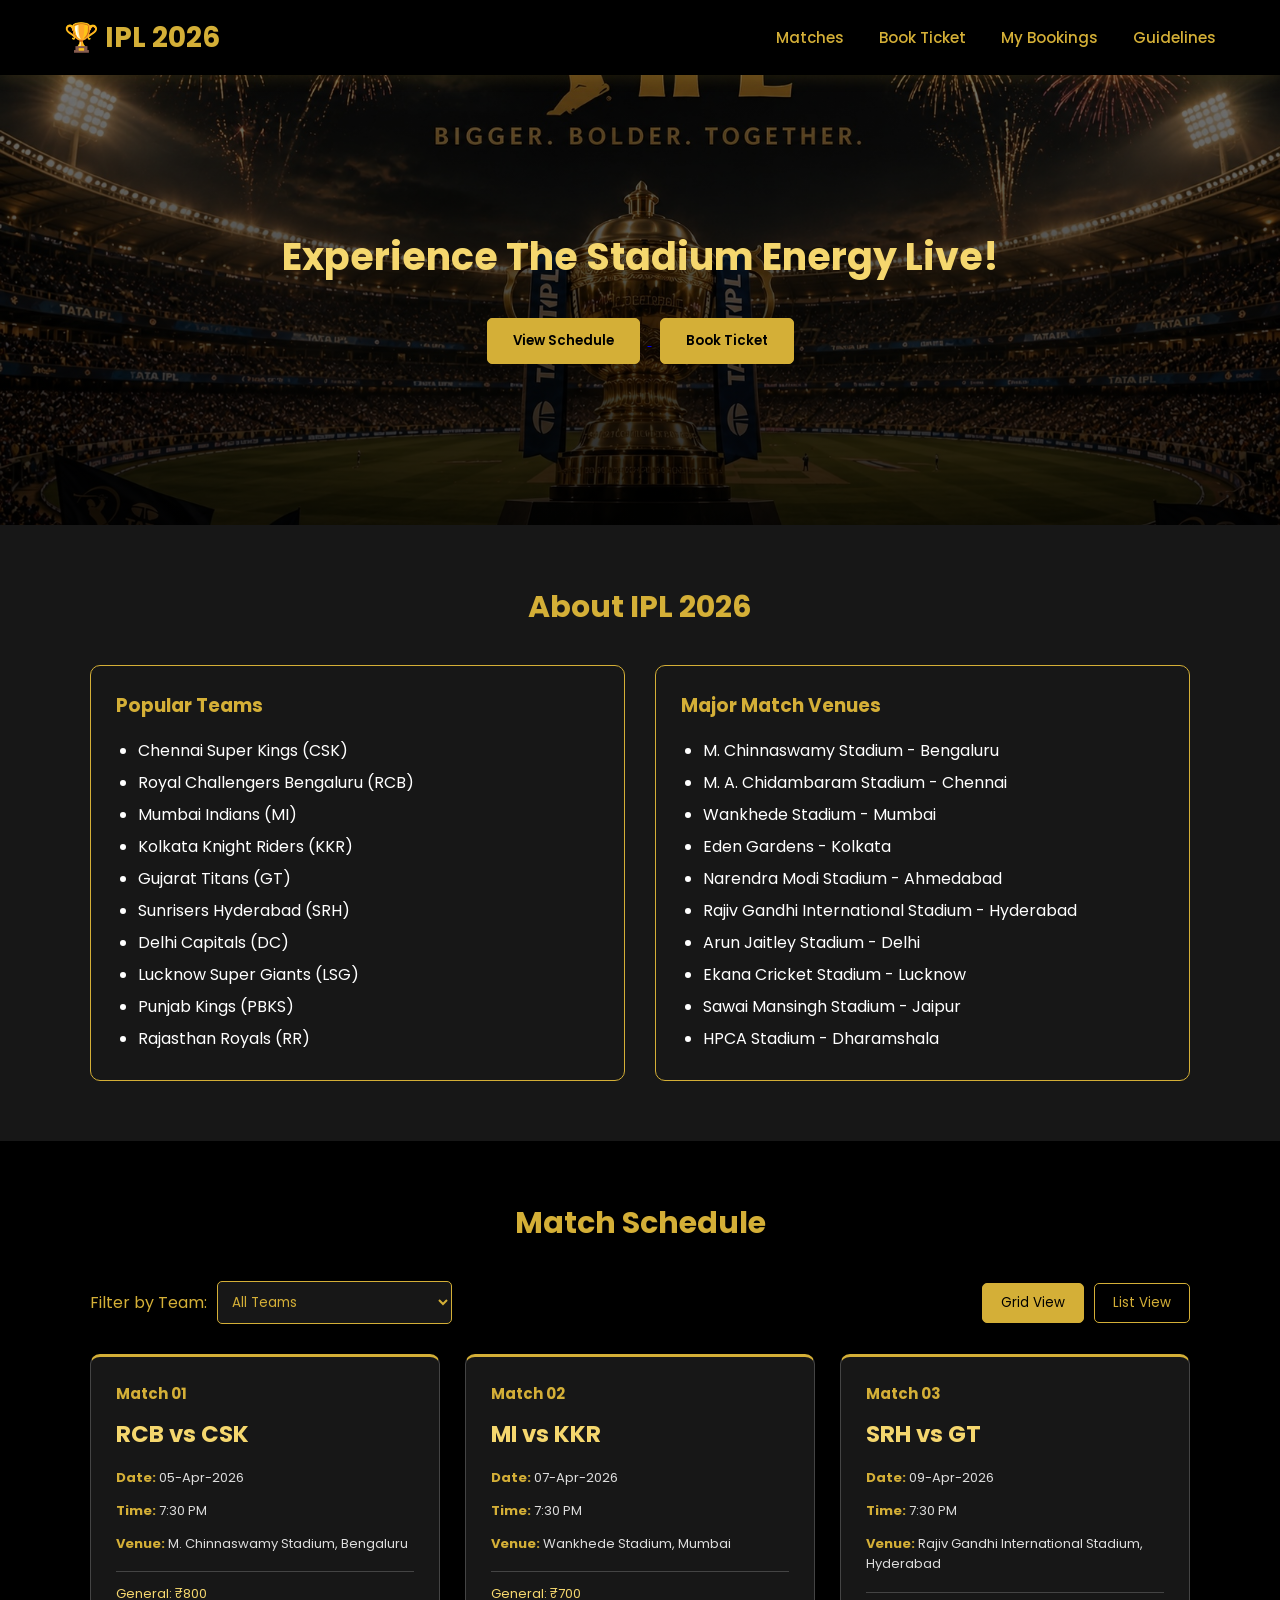
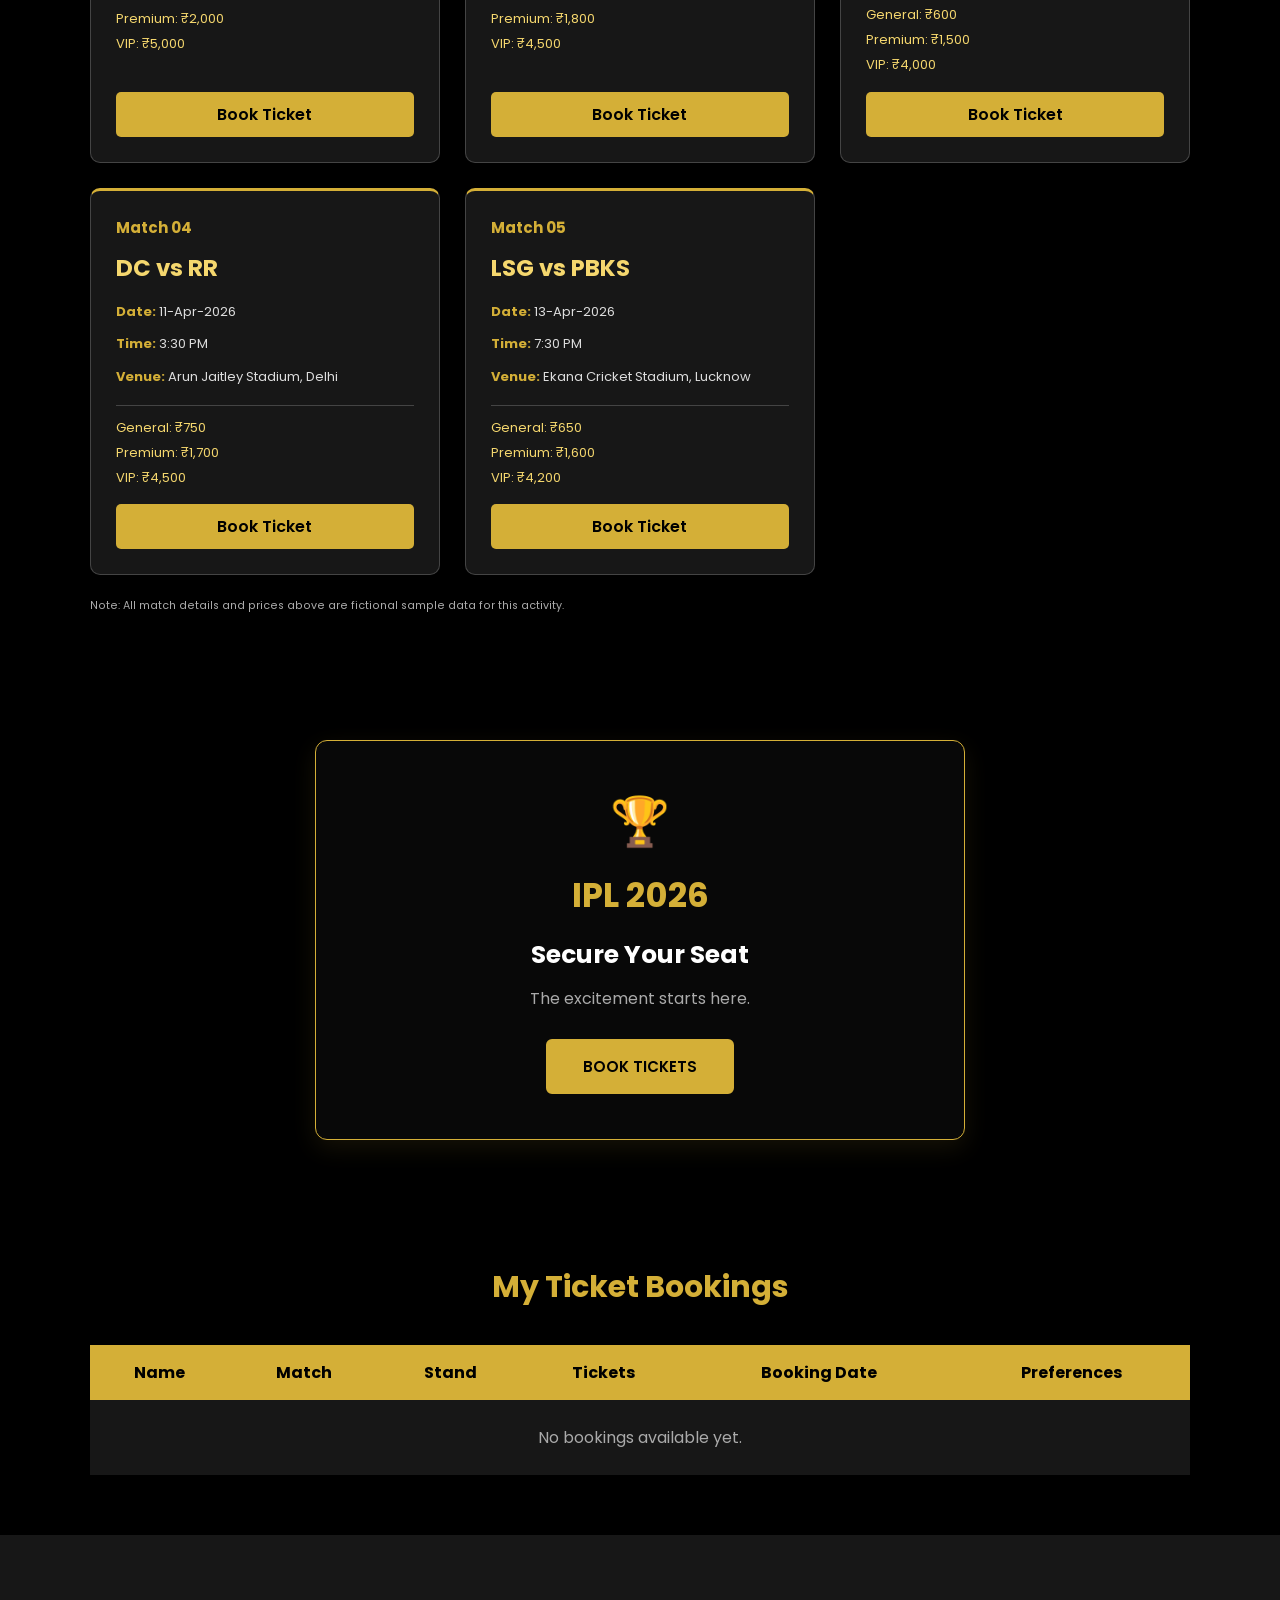
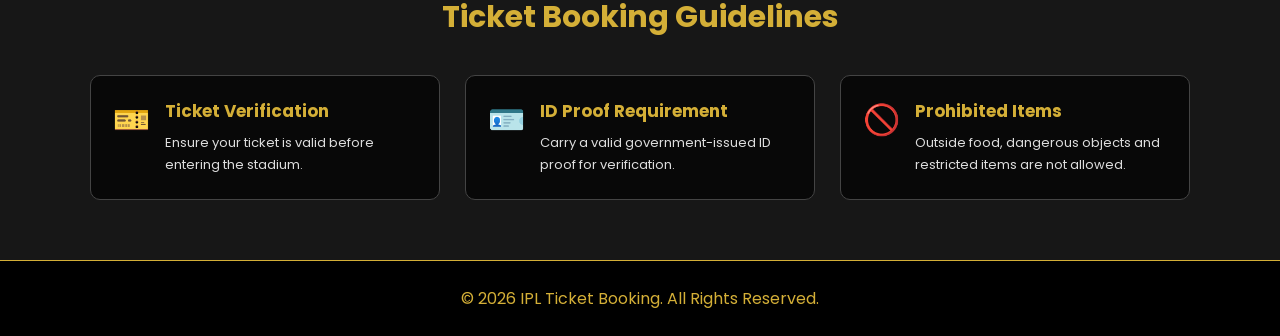
<file: WebApp/index.html>
<!DOCTYPE html>
<html lang="en">

<head>
    <meta charset="UTF-8">
    <meta name="viewport" content="width=device-width, initial-scale=1.0">
    <title>IPL 2026 - Ticket Booking</title>

    <link rel="stylesheet" href="../CSS/style.css">
</head>

<body>

    <!-- Navigation Bar -->
    <header>
        <nav>
            <div class="logo">
                <h1>🏆 IPL 2026</h1>
            </div>

            <button
                class="menu-toggle"
                id="menu-toggle"
                type="button"
                aria-label="Open navigation menu"
                aria-expanded="false">
                ☰
            </button>

            <ul class="nav-links" id="nav-links">
                <li><a href="#matches">Matches</a></li>
                <li><a href="booking.html">Book Ticket</a></li>
                <li><a href="#my-bookings">My Bookings</a></li>
                <li><a href="#guidelines">Guidelines</a></li>
            </ul>
        </nav>
    </header>


    <main>

        <!-- Hero Section -->
        <section id="home" class="hero">

            <img
                src="../img/ipl-stadium.jpg"
                alt="Cricket stadium filled with spectators">

            <div class="hero-content">
                <h2>Experience The Stadium Energy Live!</h2>

                <a href="#matches">
                    <button type="button">View Schedule</button>
                </a>

                <a href="booking.html">
                    <button type="button">Book Ticket</button>
                </a>
            </div>

        </section>


        <!-- About IPL Section -->
        <section id="about">

            <h2>About IPL 2026</h2>

            <div class="about-content">

                <div class="popular-teams">
                    <h3>Popular Teams</h3>

                    <ul>
                        <li>Chennai Super Kings (CSK)</li>
                        <li>Royal Challengers Bengaluru (RCB)</li>
                        <li>Mumbai Indians (MI)</li>
                        <li>Kolkata Knight Riders (KKR)</li>
                        <li>Gujarat Titans (GT)</li>
                        <li>Sunrisers Hyderabad (SRH)</li>
                        <li>Delhi Capitals (DC)</li>
                        <li>Lucknow Super Giants (LSG)</li>
                        <li>Punjab Kings (PBKS)</li>
                        <li>Rajasthan Royals (RR)</li>
                    </ul>
                </div>

                <div class="major-venues">
                    <h3>Major Match Venues</h3>

                    <ul>
                        <li>M. Chinnaswamy Stadium - Bengaluru</li>
                        <li>M. A. Chidambaram Stadium - Chennai</li>
                        <li>Wankhede Stadium - Mumbai</li>
                        <li>Eden Gardens - Kolkata</li>
                        <li>Narendra Modi Stadium - Ahmedabad</li>
                        <li>Rajiv Gandhi International Stadium - Hyderabad</li>
                        <li>Arun Jaitley Stadium - Delhi</li>
                        <li>Ekana Cricket Stadium - Lucknow</li>
                        <li>Sawai Mansingh Stadium - Jaipur</li>
                        <li>HPCA Stadium - Dharamshala</li>
                    </ul>
                </div>

            </div>

        </section>


        <!-- Match Schedule Section -->
        <section id="matches">

            <h2>Match Schedule</h2>

            <!-- Filter and View Controls -->
            <div class="match-controls">

                <div class="team-filter">
                    <label for="team-filter">Filter by Team:</label>

                    <select id="team-filter" name="team-filter">
                        <option value="all">All Teams</option>
                        <option value="CSK">Chennai Super Kings</option>
                        <option value="RCB">Royal Challengers Bengaluru</option>
                        <option value="MI">Mumbai Indians</option>
                        <option value="KKR">Kolkata Knight Riders</option>
                        <option value="GT">Gujarat Titans</option>
                        <option value="SRH">Sunrisers Hyderabad</option>
                        <option value="DC">Delhi Capitals</option>
                        <option value="LSG">Lucknow Super Giants</option>
                        <option value="PBKS">Punjab Kings</option>
                        <option value="RR">Rajasthan Royals</option>
                    </select>
                </div>

                <div class="view-controls">
                    <button type="button" id="grid-view" class="view-btn active">
                        Grid View
                    </button>

                    <button type="button" id="list-view" class="view-btn">
                        List View
                    </button>
                </div>

            </div>


            <!-- Match Cards -->
            <div class="match-grid" id="match-grid">

                <!-- Match 1 -->
                <article class="match-card" data-teams="RCB CSK">

                    <h3>Match 01</h3>

                    <h2>RCB vs CSK</h2>

                    <p><strong>Date:</strong> 05-Apr-2026</p>
                    <p><strong>Time:</strong> 7:30 PM</p>
                    <p><strong>Venue:</strong> M. Chinnaswamy Stadium, Bengaluru</p>

                    <div class="match-prices">
                        <p>General: ₹800</p>
                        <p>Premium: ₹2,000</p>
                        <p>VIP: ₹5,000</p>
                    </div>

                    <a href="booking.html" class="match-book-btn">Book Ticket</a>

                </article>


                <!-- Match 2 -->
                <article class="match-card" data-teams="MI KKR">

                    <h3>Match 02</h3>

                    <h2>MI vs KKR</h2>

                    <p><strong>Date:</strong> 07-Apr-2026</p>
                    <p><strong>Time:</strong> 7:30 PM</p>
                    <p><strong>Venue:</strong> Wankhede Stadium, Mumbai</p>

                    <div class="match-prices">
                        <p>General: ₹700</p>
                        <p>Premium: ₹1,800</p>
                        <p>VIP: ₹4,500</p>
                    </div>

                    <a href="booking.html" class="match-book-btn">Book Ticket</a>

                </article>


                <!-- Match 3 -->
                <article class="match-card" data-teams="SRH GT">

                    <h3>Match 03</h3>

                    <h2>SRH vs GT</h2>

                    <p><strong>Date:</strong> 09-Apr-2026</p>
                    <p><strong>Time:</strong> 7:30 PM</p>
                    <p><strong>Venue:</strong> Rajiv Gandhi International Stadium, Hyderabad</p>

                    <div class="match-prices">
                        <p>General: ₹600</p>
                        <p>Premium: ₹1,500</p>
                        <p>VIP: ₹4,000</p>
                    </div>

                    <a href="booking.html" class="match-book-btn">Book Ticket</a>

                </article>


                <!-- Match 4 -->
                <article class="match-card" data-teams="DC RR">

                    <h3>Match 04</h3>

                    <h2>DC vs RR</h2>

                    <p><strong>Date:</strong> 11-Apr-2026</p>
                    <p><strong>Time:</strong> 3:30 PM</p>
                    <p><strong>Venue:</strong> Arun Jaitley Stadium, Delhi</p>

                    <div class="match-prices">
                        <p>General: ₹750</p>
                        <p>Premium: ₹1,700</p>
                        <p>VIP: ₹4,500</p>
                    </div>

                    <a href="booking.html" class="match-book-btn">Book Ticket</a>

                </article>


                <!-- Match 5 -->
                <article class="match-card" data-teams="LSG PBKS">

                    <h3>Match 05</h3>

                    <h2>LSG vs PBKS</h2>

                    <p><strong>Date:</strong> 13-Apr-2026</p>
                    <p><strong>Time:</strong> 7:30 PM</p>
                    <p><strong>Venue:</strong> Ekana Cricket Stadium, Lucknow</p>

                    <div class="match-prices">
                        <p>General: ₹650</p>
                        <p>Premium: ₹1,600</p>
                        <p>VIP: ₹4,200</p>
                    </div>

                    <a href="booking.html" class="match-book-btn">Book Ticket</a>

                </article>

            </div>

            <p class="match-note">
                <small>Note: All match details and prices above are fictional sample data for this activity.</small>
            </p>

        </section>


        <!-- Booking Link Section -->
        <section id="booking">

            <div class="booking-container">

                <div class="booking-form">

                    <div class="booking-trophy">🏆</div>

                    <h2>IPL 2026</h2>

                    <h3>Secure Your Seat</h3>

                    <p>The excitement starts here.</p>

                    <a href="booking.html" class="book-now-link">
                        <button type="button">BOOK TICKETS</button>
                    </a>

                </div>

            </div>

        </section>


        <!-- My Ticket Bookings Section -->
        <section id="my-bookings">

            <h2>My Ticket Bookings</h2>

            <div class="bookings-table-wrapper">

                <table>

                    <thead>
                        <tr>
                            <th>Name</th>
                            <th>Match</th>
                            <th>Stand</th>
                            <th>Tickets</th>
                            <th>Booking Date</th>
                            <th>Preferences</th>
                        </tr>
                    </thead>

                    <tbody id="bookings-body">
                        <!-- JavaScript displays saved bookings here -->
                    </tbody>

                </table>

            </div>

        </section>


        <!-- Guidelines Section -->
        <section id="guidelines">

            <h2>Ticket Booking Guidelines</h2>

            <div class="guidelines-list">

                <article class="guideline-card">

                    <span class="guideline-icon">🎫</span>

                    <div>
                        <h3>Ticket Verification</h3>
                        <p>Ensure your ticket is valid before entering the stadium.</p>
                    </div>

                </article>


                <article class="guideline-card">

                    <span class="guideline-icon">🪪</span>

                    <div>
                        <h3>ID Proof Requirement</h3>
                        <p>Carry a valid government-issued ID proof for verification.</p>
                    </div>

                </article>


                <article class="guideline-card">

                    <span class="guideline-icon">🚫</span>

                    <div>
                        <h3>Prohibited Items</h3>
                        <p>Outside food, dangerous objects and restricted items are not allowed.</p>
                    </div>

                </article>

            </div>

        </section>

    </main>


    <!-- Footer -->
    <footer>
        <p>&copy; 2026 IPL Ticket Booking. All Rights Reserved.</p>
    </footer>


    <!-- JavaScript -->
    <script src="../JS/app.js"></script>

</body>
</html>
</file>
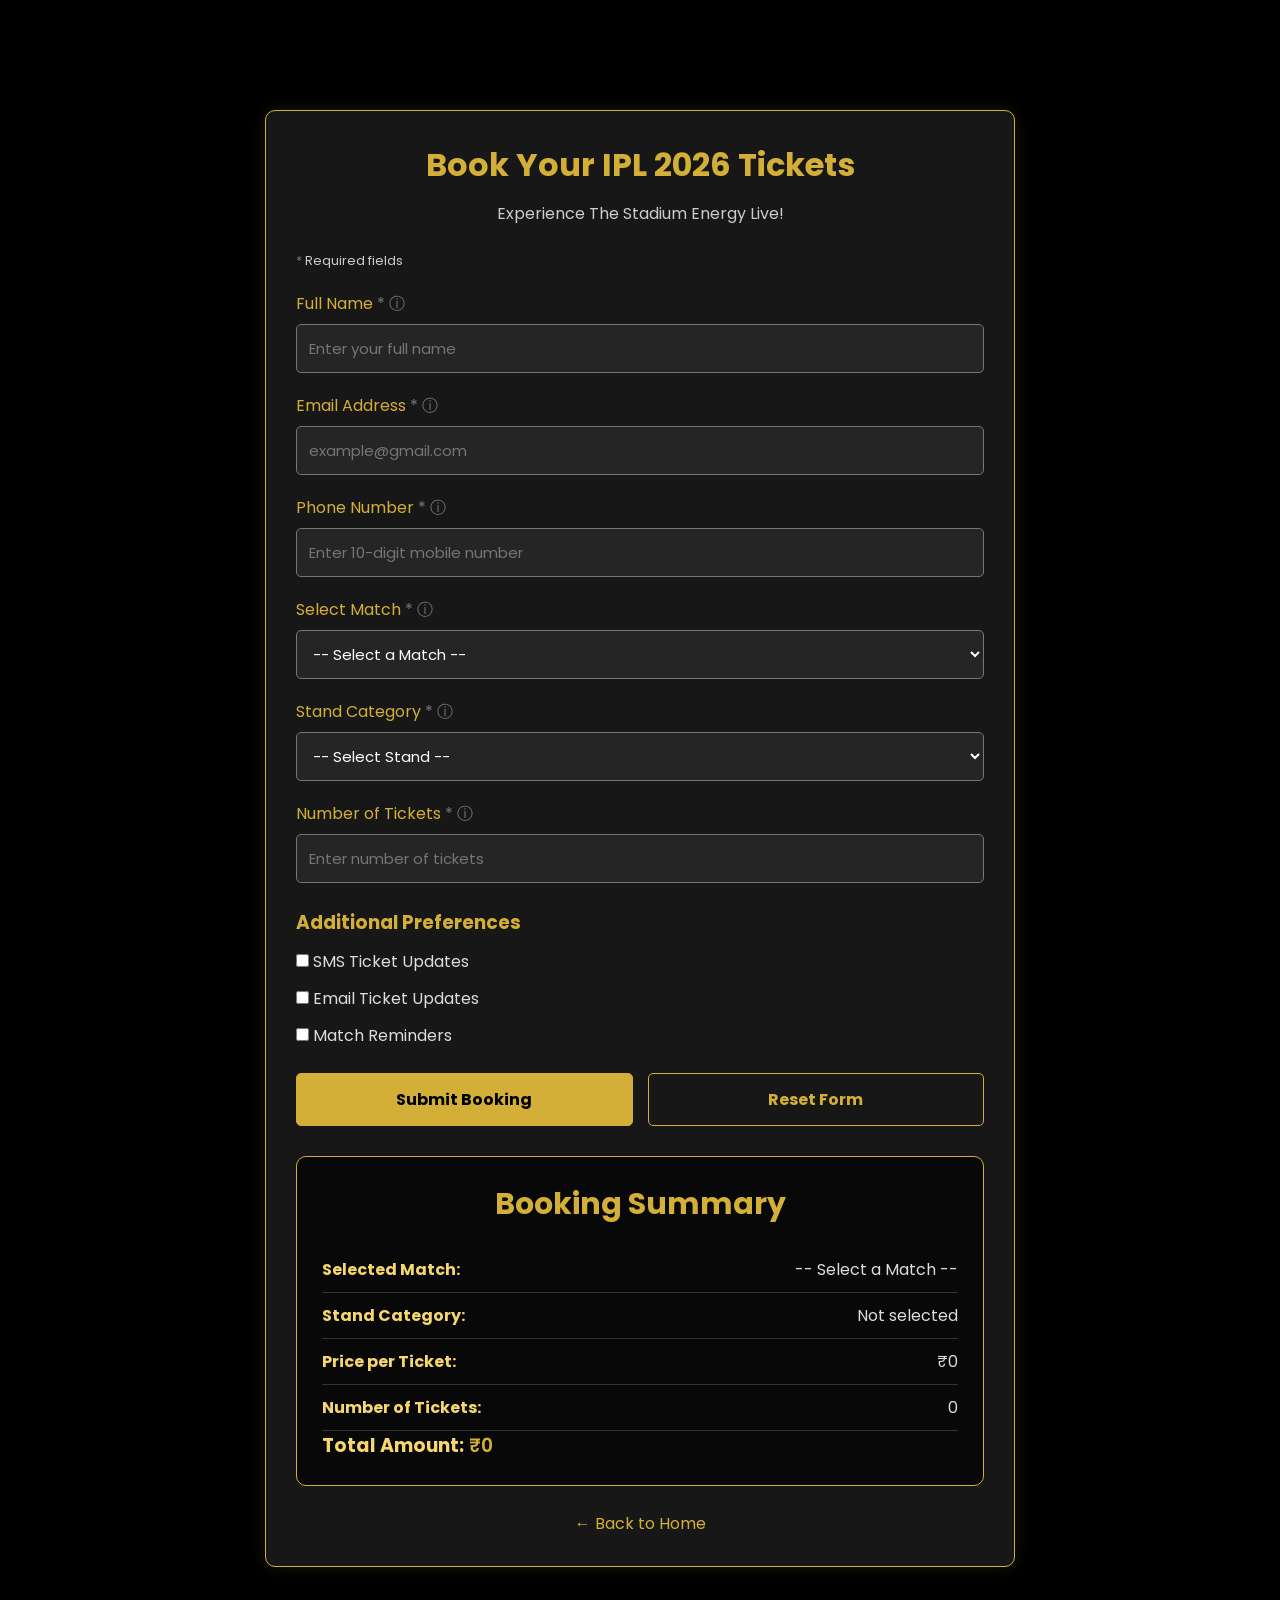
<file: WebApp/booking.html>
<!DOCTYPE html>
<html lang="en">

<head>
    <meta charset="UTF-8">
    <meta name="viewport" content="width=device-width, initial-scale=1.0">
    <title>IPL 2026 - Book Tickets</title>

    <link rel="stylesheet" href="../CSS/style.css">

    <script src="../JS/app.js" defer></script>
</head>

<body>

    <main class="booking-page">

        <h1>Book Your IPL 2026 Tickets</h1>

        <p class="booking-description">
            Experience The Stadium Energy Live!
        </p>

        <p class="required-note">
            <span class="required">*</span> Required fields
        </p>

        <form id="ticket-booking-form">

            <div class="form-group">
                <label for="name">
                    Full Name <span class="required">*</span>
                    <span class="tooltip">ⓘ
                        <span class="tooltip-text">
                            Enter 3 to 50 letters. Numbers are not allowed.
                        </span>
                    </span>
                </label>
                <input type="text" id="name" name="name"
                    placeholder="Enter your full name"
                    pattern="[A-Za-z][A-Za-z ]{2,49}"
                    minlength="3" maxlength="50"
                    title="Enter 3 to 50 letters and spaces only."
                    required>
            </div>

            <div class="form-group">
                <label for="email">
                    Email Address <span class="required">*</span>
                    <span class="tooltip">ⓘ
                        <span class="tooltip-text">
                            Enter a valid email address.
                        </span>
                    </span>
                </label>
                <input type="email" id="email" name="email"
                    placeholder="example@gmail.com"
                    maxlength="100"
                    title="Please enter a valid email address."
                    required>
            </div>

            <div class="form-group">
                <label for="phone">
                    Phone Number <span class="required">*</span>
                    <span class="tooltip">ⓘ
                        <span class="tooltip-text">
                            Enter exactly 10 digits, without letters or symbols.
                        </span>
                    </span>
                </label>
                <input type="tel" id="phone" name="phone"
                    placeholder="Enter 10-digit mobile number"
                    pattern="[6-9][0-9]{9}"
                    minlength="10" maxlength="10"
                    title="Enter a 10-digit Indian mobile number starting with 6, 7, 8 or 9."
                    required>
            </div>

            <div class="form-group">
                <label for="match">
                    Select Match <span class="required">*</span>
                    <span class="tooltip">ⓘ
                        <span class="tooltip-text">
                            Select the match you want to watch.
                        </span>
                    </span>
                </label>
                <select id="match" name="match" required>
                    <option value="">-- Select a Match --</option>
                    <option value="RCB vs CSK">RCB vs CSK</option>
                    <option value="MI vs KKR">MI vs KKR</option>
                    <option value="CSK vs SRH">CSK vs SRH</option>
                    <option value="RCB vs MI">RCB vs MI</option>
                    <option value="KKR vs GT">KKR vs GT</option>
                </select>
            </div>

            <div class="form-group">
                <label for="stand">
                    Stand Category <span class="required">*</span>
                    <span class="tooltip">ⓘ
                        <span class="tooltip-text">
                            Choose your preferred seating category.
                        </span>
                    </span>
                </label>
                <select id="stand" name="stand" required>
                    <option value="">-- Select Stand --</option>
                    <option value="General Stand">General Stand</option>
                    <option value="Premium Stand">Premium Stand</option>
                    <option value="VIP Stand">VIP Stand</option>
                    <option value="Corporate Box">Corporate Box</option>
                </select>
            </div>

            <div class="form-group">
                <label for="tickets">
                    Number of Tickets <span class="required">*</span>
                    <span class="tooltip">ⓘ
                        <span class="tooltip-text">
                            Select between 1 and 10 tickets.
                        </span>
                    </span>
                </label>
                <input type="number" id="tickets" name="tickets"
                    min="1" max="10"
                    placeholder="Enter number of tickets"
                    title="You can book between 1 and 10 tickets."
                    required>
            </div>

            <div class="preferences">
                <h3>Additional Preferences</h3>

                <label>
                    <input type="checkbox" name="preferences" value="SMS">
                    SMS Ticket Updates
                </label>

                <label>
                    <input type="checkbox" name="preferences" value="Email">
                    Email Ticket Updates
                </label>

                <label>
                    <input type="checkbox" name="preferences" value="Reminders">
                    Match Reminders
                </label>
            </div>

            <div class="button-group">
                <button type="submit" class="submit-btn">
                    Submit Booking
                </button>

                <button type="reset" class="reset-btn">
                    Reset Form
                </button>
            </div>

        </form>
                <!-- Booking Summary Card -->
        <section class="booking-summary" id="booking-summary">
            <h2>Booking Summary</h2>

            <p><strong>Selected Match:</strong>
                <span id="summary-match">Not selected</span>
            </p>

            <p><strong>Stand Category:</strong>
                <span id="summary-stand">Not selected</span>
            </p>

            <p><strong>Price per Ticket:</strong>
                <span id="summary-price">₹0</span>
            </p>

            <p><strong>Number of Tickets:</strong>
                <span id="summary-quantity">0</span>
            </p>

            <div class="summary-total">
                <strong>Total Amount:</strong>
                <span id="summary-total">₹0</span>
            </div>
        </section>

        <a href="index.html" class="home-link">
            ← Back to Home
        </a>

    </main>

</body>
</html>
</file>
<file: CSS/style.css>
/* Google Font */
@import url('https://fonts.googleapis.com/css2?family=Poppins:wght@300;400;500;600;700&display=swap');


/* 1. CSS Variables */
:root {
    --primary: #000000;
    --secondary: #171717;
    --accent: #D4AF37;
    --text: #FFFFFF;
    --gold-light: #F5D76E;
}


/* 2. Global Styling */
* {
    margin: 0;
    padding: 0;
    box-sizing: border-box;
}

html {
    scroll-behavior: smooth;
    scroll-padding-top: 100px;
}

body {
    font-family: 'Poppins', sans-serif;
    background-color: var(--primary);
    color: var(--text);
}

button,
input,
select {
    font-family: inherit;
}


/* 3. Navigation Bar - Flexbox */
header {
    background-color: var(--primary);
    position: fixed;
    top: 0;
    left: 0;
    width: 100%;
    z-index: 1000;
    box-shadow: 0 2px 15px rgba(212, 175, 55, 0.15);
}

nav {
    display: flex;
    justify-content: space-between;
    align-items: center;
    padding: 12px 5%;
    min-height: 75px;
}

.logo h1 {
    color: var(--accent);
    font-size: 28px;
}

.nav-links {
    display: flex;
    align-items: center;
    gap: 35px;
    list-style: none;
}

.nav-links a {
    color: var(--accent);
    text-decoration: none;
    font-size: 15px;
    font-weight: 500;
    transition: 0.3s;
}

.nav-links a:hover {
    color: var(--gold-light);
}

.menu-toggle {
    display: none;
    background: transparent;
    color: var(--accent);
    border: 1px solid var(--accent);
    border-radius: 5px;
    padding: 5px 12px;
    font-size: 25px;
    cursor: pointer;
}


/* 4. Hero Section */
.hero {
    height: 450px;
    margin-top: 75px;
    position: relative;
    display: flex;
    justify-content: center;
    align-items: center;
    text-align: center;
    overflow: hidden;
}

.hero img {
    position: absolute;
    width: 100%;
    height: 100%;
    object-fit: cover;
    z-index: 0;
}

.hero::after {
    content: "";
    position: absolute;
    inset: 0;
    background: linear-gradient(
        rgba(0, 0, 0, 0.55),
        rgba(0, 0, 0, 0.85)
    );
}

.hero-content {
    position: relative;
    z-index: 1;
    padding: 20px;
}

.hero-content h2 {
    color: var(--gold-light);
    font-size: 38px;
    margin-bottom: 25px;
}

.hero-content button {
    background-color: var(--accent);
    color: var(--primary);
    border: 1px solid var(--accent);
    padding: 12px 25px;
    margin: 8px;
    border-radius: 5px;
    font-weight: 600;
    cursor: pointer;
    transition: 0.3s;
}

.hero-content button:hover {
    background-color: var(--gold-light);
    transform: translateY(-3px);
}


/* 5. Common Section Styling */
section {
    padding: 60px 7%;
    scroll-margin-top: 85px;
}

section > h2 {
    text-align: center;
    color: var(--accent);
    font-size: 30px;
    margin-bottom: 35px;
}


/* 6. About IPL Section */
#about {
    background-color: var(--secondary);
}

.about-content {
    display: grid;
    grid-template-columns: repeat(2, 1fr);
    gap: 30px;
}

.popular-teams,
.major-venues {
    border: 1px solid var(--accent);
    border-radius: 10px;
    padding: 25px;
}

.about-content h3 {
    color: var(--accent);
    margin-bottom: 15px;
}

.about-content ul {
    padding-left: 22px;
    line-height: 2;
}

.about-content li {
    color: var(--text);
}


/* 7. Match Schedule */
#matches {
    background-color: var(--primary);
}

.match-controls {
    display: flex;
    justify-content: space-between;
    align-items: center;
    gap: 20px;
    flex-wrap: wrap;
    margin-bottom: 30px;
}

.team-filter {
    display: flex;
    align-items: center;
    gap: 10px;
}

.team-filter label {
    color: var(--accent);
}

.team-filter select {
    padding: 10px;
    background-color: var(--secondary);
    color: var(--accent);
    border: 1px solid var(--accent);
    border-radius: 5px;
    cursor: pointer;
}

.view-controls {
    display: flex;
    gap: 10px;
}

.view-btn {
    padding: 9px 18px;
    background-color: transparent;
    color: var(--accent);
    border: 1px solid var(--accent);
    border-radius: 5px;
    cursor: pointer;
    transition: 0.3s;
}

.view-btn:hover,
.view-btn.active {
    background-color: var(--accent);
    color: var(--primary);
}


/* Match Cards - CSS Grid */
.match-grid {
    display: grid;
    grid-template-columns: repeat(3, 1fr);
    gap: 25px;
}

.match-card {
    background-color: var(--secondary);
    border: 1px solid #444444;
    border-top: 3px solid var(--accent);
    border-radius: 10px;
    padding: 25px;
    display: flex;
    flex-direction: column;
    gap: 12px;
    transition: 0.3s;
}

.match-card:hover {
    transform: translateY(-5px);
    border-color: var(--accent);
    box-shadow: 0 5px 20px rgba(212, 175, 55, 0.12);
}

.match-card h3 {
    color: var(--accent);
    font-size: 15px;
}

.match-card h2 {
    color: var(--gold-light);
    font-size: 23px;
    margin-bottom: 5px;
}

.match-card p {
    color: #DDDDDD;
    font-size: 13px;
    line-height: 1.6;
}

.match-card p strong {
    color: var(--accent);
}

.match-prices {
    border-top: 1px solid #444444;
    padding-top: 12px;
    margin-top: 5px;
}

.match-prices p {
    color: var(--gold-light);
    margin-bottom: 4px;
}

.match-book-btn {
    display: block;
    text-align: center;
    text-decoration: none;
    background-color: var(--accent);
    color: var(--primary);
    padding: 10px;
    border-radius: 5px;
    font-weight: 600;
    margin-top: auto;
    transition: 0.3s;
}

.match-book-btn:hover {
    background-color: var(--gold-light);
    transform: translateY(-2px);
}

.match-note {
    color: #AAAAAA;
    margin-top: 20px;
    font-size: 13px;
}


/* List View */
.match-grid.list-view {
    grid-template-columns: 1fr;
}

.match-grid.list-view .match-card {
    display: grid;
    grid-template-columns: 100px 1fr 1fr 1fr 1fr 130px;
    align-items: center;
    gap: 15px;
}

.match-grid.list-view .match-card h2 {
    font-size: 19px;
    margin: 0;
}

.match-grid.list-view .match-prices {
    border-top: none;
    padding-top: 0;
    margin-top: 0;
}

.match-grid.list-view .match-book-btn {
    margin-top: 0;
}


/* 8. Booking Section */
#booking {
    background-color: var(--primary);
    padding: 65px 7%;
    text-align: center;
}

#booking .booking-container {
    display: flex;
    justify-content: center;
    align-items: center;
    width: 100%;
}

#booking .booking-form {
    width: 100%;
    max-width: 650px;
    padding: 45px 30px;
    margin: auto;
    background-color: #080808;
    border: 1px solid var(--accent);
    border-radius: 12px;
    box-shadow: 0 8px 25px rgba(212, 175, 55, 0.10);
    text-align: center;
}

#booking .booking-trophy {
    font-size: 48px;
    margin-bottom: 12px;
}

#booking .booking-form h2 {
    color: var(--accent);
    font-size: 34px;
    margin-bottom: 15px;
}

#booking .booking-form h3 {
    color: var(--text);
    font-size: 25px;
    margin-bottom: 12px;
}

#booking .booking-form p {
    color: #AAAAAA;
    font-size: 16px;
    margin-bottom: 28px;
}

#booking .book-now-link {
    text-decoration: none;
}

#booking .booking-form button {
    background-color: var(--accent);
    color: var(--primary);
    padding: 14px 35px;
    border: 2px solid var(--accent);
    border-radius: 6px;
    font-size: 15px;
    font-weight: 600;
    cursor: pointer;
    transition: 0.3s;
}

#booking .booking-form button:hover {
    background-color: transparent;
    color: var(--accent);
    transform: translateY(-3px);
}


/* 9. My Bookings Section */
#my-bookings {
    background-color: var(--primary);
}

.bookings-table-wrapper {
    width: 100%;
    overflow-x: auto;
}

#my-bookings table {
    width: 100%;
    border-collapse: collapse;
    text-align: center;
}

#my-bookings th {
    background-color: var(--accent);
    color: var(--primary);
    padding: 15px 10px;
}

#my-bookings td {
    background-color: var(--secondary);
    color: var(--accent);
    padding: 15px 10px;
}

#my-bookings td.preferences-cell {
    position: relative;
    padding-right: 75px;
}

#my-bookings .delete-booking-btn {
    position: absolute;
    right: 10px;
    top: 50%;
    transform: translateY(-50%);
    padding: 3px 7px;
    background: #080808;
    color: #777777;
    border: 1px solid #333333;
    border-radius: 3px;
    font-size: 10px;
    opacity: 0.25;
    cursor: pointer;
    transition: 0.2s ease;
}

#my-bookings .delete-booking-btn:hover {
    opacity: 1;
    color: #AAAAAA;
    background: #111111;
    border-color: #666666;
}

.empty-bookings {
    text-align: center;
    color: #AAAAAA !important;
    padding: 25px !important;
}


/* 10. Guidelines Section - Three Column Grid */
#guidelines {
    background-color: var(--secondary);
}

.guidelines-list {
    display: grid;
    grid-template-columns: repeat(3, 1fr);
    gap: 25px;
}

.guideline-card {
    display: flex;
    align-items: flex-start;
    gap: 15px;
    background-color: #080808;
    border: 1px solid #444444;
    border-radius: 10px;
    padding: 22px;
    transition: 0.3s;
}

.guideline-card:hover {
    border-color: var(--accent);
    transform: translateY(-4px);
}

.guideline-icon {
    font-size: 30px;
}

.guideline-card h3 {
    color: var(--accent);
    font-size: 17px;
    margin-bottom: 8px;
}

.guideline-card p {
    color: #DDDDDD;
    font-size: 13px;
    line-height: 1.7;
}


/* 11. Footer */
footer {
    background-color: var(--primary);
    color: var(--accent);
    text-align: center;
    padding: 25px;
    border-top: 1px solid var(--accent);
}


/* 12. Toast Message */
.toast-message {
    position: fixed;
    top: 100px;
    right: 25px;
    z-index: 2000;
    background-color: #171717;
    color: var(--accent);
    padding: 14px 22px;
    border: 1px solid var(--accent);
    border-radius: 6px;
    font-size: 14px;
    box-shadow: 0 4px 15px rgba(0, 0, 0, 0.5);
    opacity: 0;
    transform: translateY(-15px);
    transition: 0.3s ease;
}

.toast-message.show {
    opacity: 1;
    transform: translateY(0);
}


/* 13. Booking Page */
.booking-page {
    max-width: 750px;
    margin: 110px auto 50px;
    padding: 30px;
    background: var(--secondary);
    color: white;
    border: 1px solid var(--accent);
    border-radius: 10px;
    box-shadow: 0 0 15px rgba(184, 150, 69, 0.15);
}

.booking-page h1 {
    text-align: center;
    color: var(--accent);
    margin-bottom: 12px;
}

.booking-description {
    text-align: center;
    color: #CCCCCC;
    margin-bottom: 25px;
}

.booking-page .form-group {
    margin-bottom: 20px;
}

.booking-page .form-group label {
    display: block;
    color: var(--accent);
    margin-bottom: 8px;
}

.booking-page .required {
    color: #777777;
}

.booking-page input:not([type="checkbox"]),
.booking-page select {
    width: 100%;
    padding: 12px;
    background: #252525;
    color: white;
    border: 1px solid #777777;
    border-radius: 5px;
    font-size: 15px;
}

.booking-page input:focus,
.booking-page select:focus {
    outline: none;
    border-color: var(--accent);
}

.booking-page .tooltip {
    display: inline-block;
    position: relative;
    color: #777777;
    cursor: help;
}

.booking-page .tooltip-text {
    visibility: hidden;
    opacity: 0;
    position: absolute;
    z-index: 5;
    width: 190px;
    bottom: 130%;
    left: 50%;
    transform: translateX(-50%);
    padding: 8px;
    background: #333333;
    color: white;
    border: 1px solid #777777;
    border-radius: 5px;
    font-size: 12px;
    text-align: center;
    transition: opacity 0.2s;
}

.booking-page .tooltip:hover .tooltip-text {
    visibility: visible;
    opacity: 1;
}

.booking-page .preferences {
    margin: 25px 0;
}

.booking-page .preferences h3 {
    color: var(--accent);
}

.booking-page .preferences label {
    display: block;
    color: #DDDDDD;
    margin: 12px 0;
}

.booking-page .preferences input {
    accent-color: var(--accent);
}

.booking-page .required-note {
    color: #CCCCCC;
    font-size: 13px;
    margin-bottom: 20px;
}

.booking-page .button-group {
    display: flex;
    gap: 15px;
    margin-top: 25px;
}

.booking-page button {
    flex: 1;
    padding: 13px;
    border-radius: 5px;
    font-size: 16px;
    font-weight: bold;
    cursor: pointer;
}

.booking-page .submit-btn {
    background: var(--accent);
    color: #000000;
    border: 1px solid var(--accent);
}

.booking-page .submit-btn:hover {
    background: var(--gold-light);
}

.booking-page .reset-btn {
    background: transparent;
    color: var(--accent);
    border: 1px solid var(--accent);
}

.booking-page .reset-btn:hover {
    background: var(--accent);
    color: #000000;
}

.booking-page .home-link {
    display: block;
    text-align: center;
    color: var(--accent);
    margin-top: 25px;
    text-decoration: none;
}


/* Booking Summary Card */
.booking-summary {
    margin-top: 30px;
    padding: 25px;
    background-color: #080808;
    border: 1px solid var(--accent);
    border-radius: 10px;
}

.booking-summary h2 {
    color: var(--accent);
    text-align: center;
    margin-bottom: 20px;
}

.booking-summary p {
    display: flex;
    justify-content: space-between;
    gap: 15px;
    color: #DDDDDD;
    padding: 10px 0;
    border-bottom: 1px solid #333333;
}

.booking-summary strong {
    color: var(--gold-light);
}

.booking-summary .summary-total {
    color: var(--accent);
    font-size: 19px;
    font-weight: 600;
    border-bottom: none;
}


/* 14. Tablet Responsive Layout */
@media (max-width: 900px) {

    .match-grid {
        grid-template-columns: repeat(2, 1fr);
    }

    .guidelines-list {
        grid-template-columns: repeat(2, 1fr);
    }

    .match-grid.list-view .match-card {
        grid-template-columns: 1fr 1fr;
    }

}


/* 15. Mobile Responsive Layout */
@media (max-width: 600px) {

    /* Mobile Navigation */
    nav {
        flex-wrap: wrap;
        padding: 12px 5%;
    }

    .logo h1 {
        font-size: 23px;
    }

    .menu-toggle {
        display: block;
    }

    .nav-links {
        display: none;
        flex-direction: column;
        align-items: center;
        gap: 0;
        width: 100%;
        padding-top: 12px;
    }

    .nav-links.active {
        display: flex;
    }

    .nav-links li {
        width: 100%;
        text-align: center;
    }

    .nav-links a {
        display: block;
        padding: 12px;
    }


    /* Hero */
    .hero {
        height: 350px;
        margin-top: 65px;
    }

    .hero-content h2 {
        font-size: 25px;
    }

    .hero-content button {
        padding: 10px 15px;
        font-size: 12px;
    }


    /* Sections */
    section {
        padding: 40px 5%;
    }

    section > h2 {
        font-size: 25px;
    }

    .about-content {
        grid-template-columns: 1fr;
    }


    /* Match Cards */
    .match-controls {
        align-items: stretch;
        flex-direction: column;
    }

    .team-filter {
        align-items: flex-start;
        flex-direction: column;
    }

    .team-filter select {
        width: 100%;
    }

    .view-controls {
        width: 100%;
    }

    .view-btn {
        flex: 1;
    }

    .match-grid {
        grid-template-columns: 1fr;
    }

    .match-grid.list-view .match-card {
        display: flex;
        flex-direction: column;
        align-items: stretch;
    }


    /* Guidelines */
    .guidelines-list {
        grid-template-columns: 1fr;
    }


    /* Booking Section */
    #booking {
        padding: 45px 5%;
    }

    #booking .booking-form {
        padding: 35px 20px;
    }

    #booking .booking-form h2 {
        font-size: 28px;
    }

    #booking .booking-form h3 {
        font-size: 21px;
    }


    /* Booking Page */
    .booking-page {
        margin: 90px 15px 25px;
        padding: 20px;
    }

    .booking-page .button-group {
        flex-direction: column;
    }


    /* Toast */
    .toast-message {
        left: 15px;
        right: 15px;
        top: 85px;
        text-align: center;
    }

}
</file>
